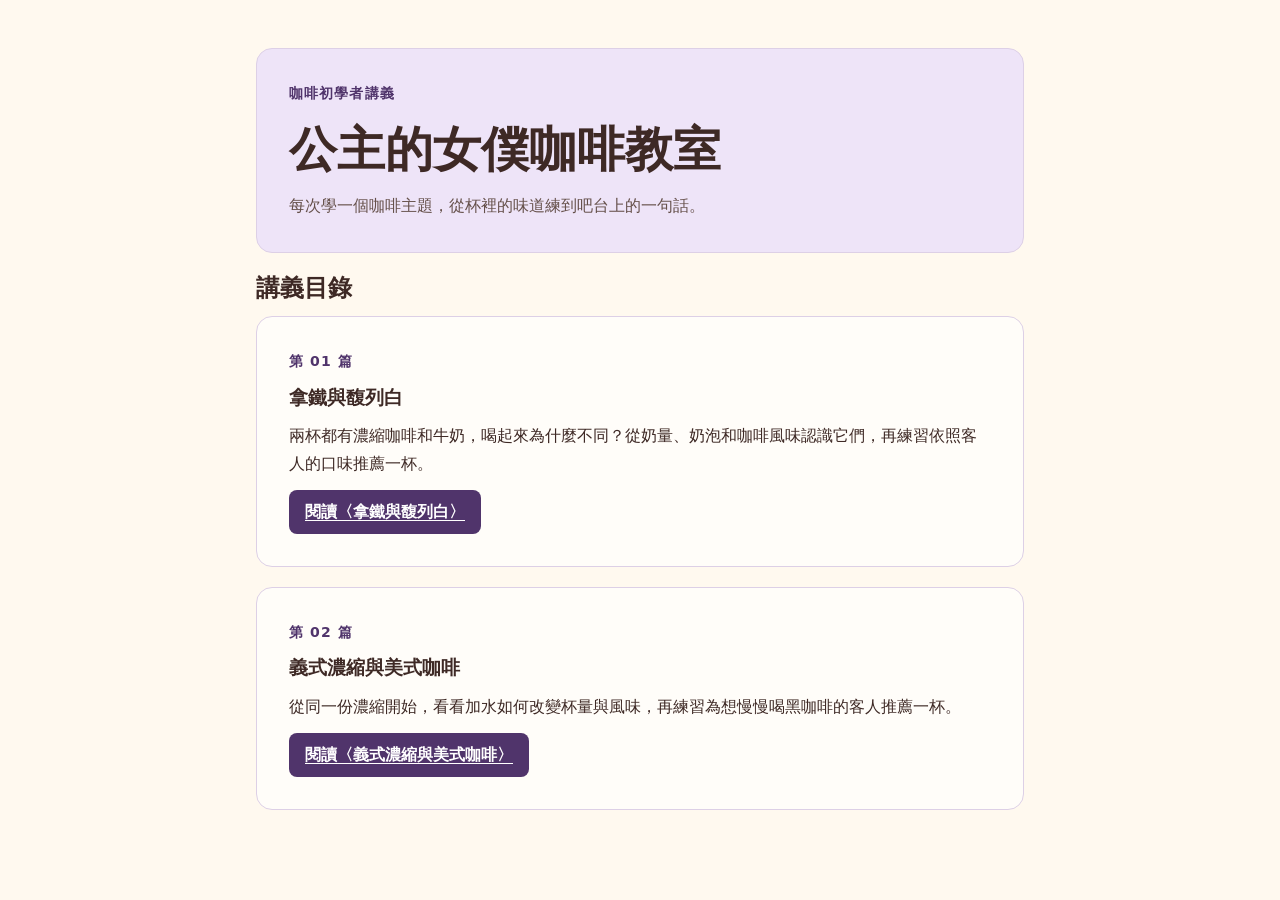
<file: index.html>
<!doctype html>
<html lang="zh-Hant">
<head>
  <meta charset="utf-8">
  <meta name="viewport" content="width=device-width, initial-scale=1">
  <title>公主的女僕咖啡教室</title>
  <link rel="stylesheet" href="assets/style.css">
</head>
<body>
  <main class="page">
    <header class="hero">
      <p class="eyebrow">咖啡初學者講義</p>
      <h1>公主的女僕咖啡教室</h1>
      <p>每次學一個咖啡主題，從杯裡的味道練到吧台上的一句話。</p>
    </header>
    <section aria-labelledby="lessons-title">
      <h2 id="lessons-title">講義目錄</h2>
      <article class="panel">
        <p class="eyebrow">第 01 篇</p>
        <h3>拿鐵與馥列白</h3>
        <p>兩杯都有濃縮咖啡和牛奶，喝起來為什麼不同？從奶量、奶泡和咖啡風味認識它們，再練習依照客人的口味推薦一杯。</p>
        <a class="action" href="lessons/latte-and-flat-white.html">閱讀〈拿鐵與馥列白〉</a>
      </article>
      <article class="panel">
        <p class="eyebrow">第 02 篇</p>
        <h3>義式濃縮與美式咖啡</h3>
        <p>從同一份濃縮開始，看看加水如何改變杯量與風味，再練習為想慢慢喝黑咖啡的客人推薦一杯。</p>
        <a class="action" href="lessons/espresso-and-americano.html">閱讀〈義式濃縮與美式咖啡〉</a>
      </article>
    </section>
  </main>
</body>
</html>
</file>
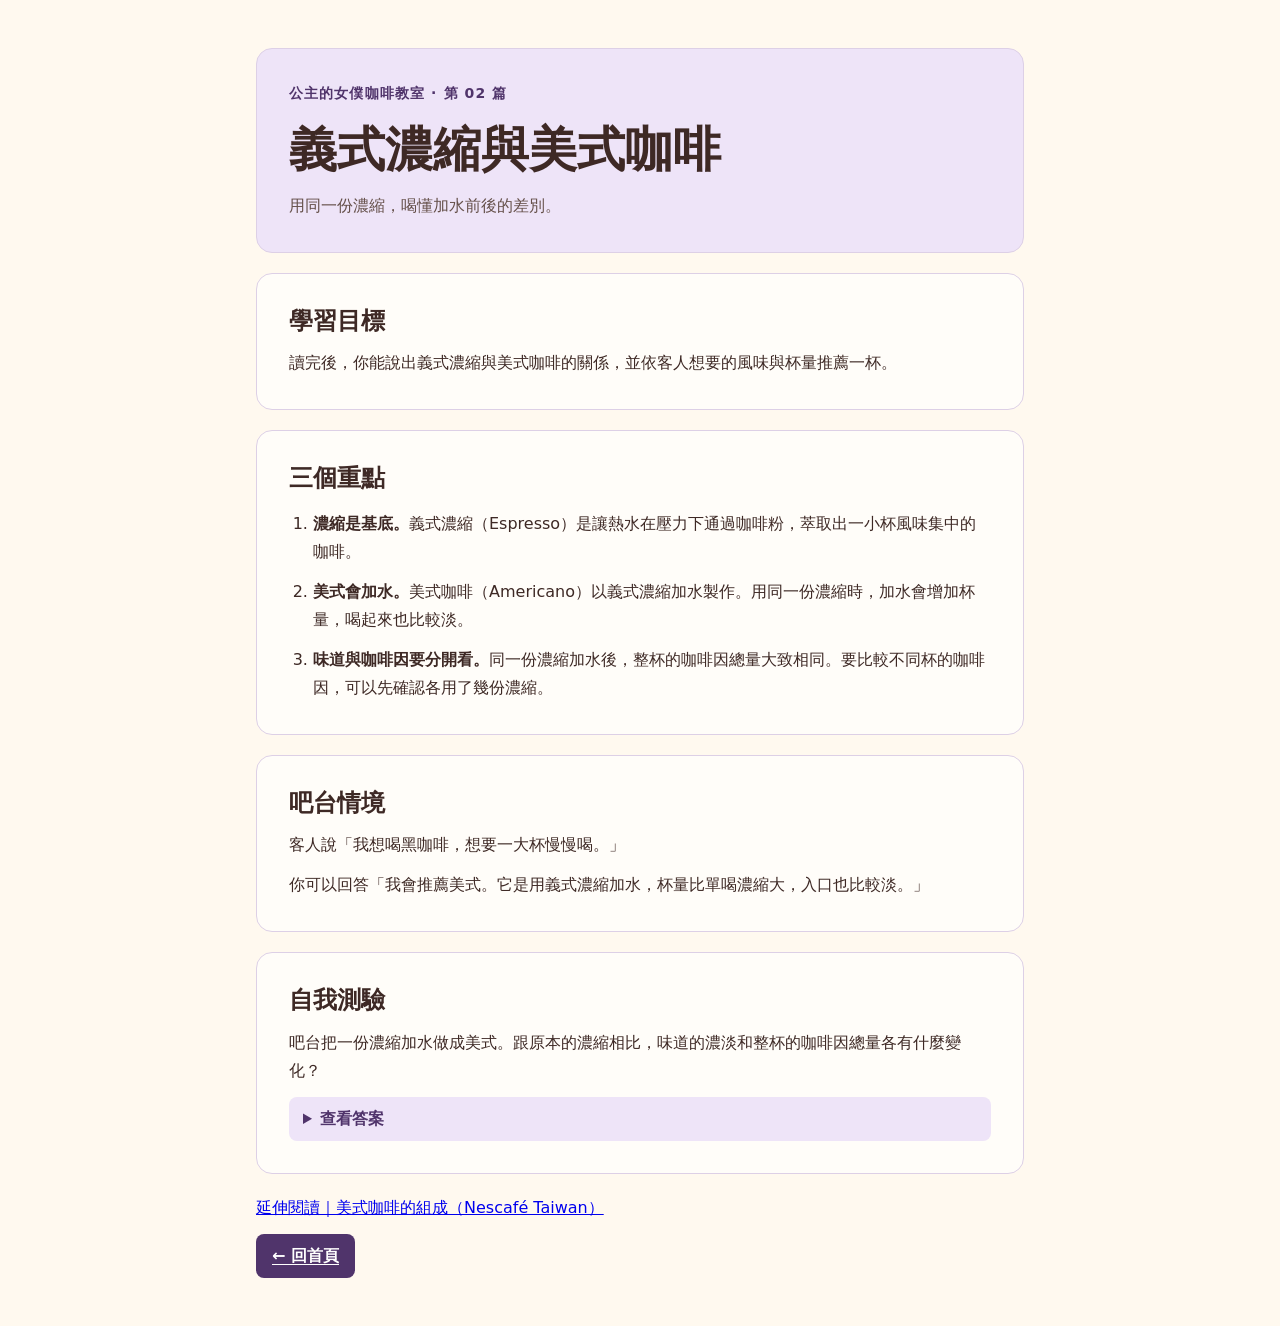
<file: lessons/espresso-and-americano.html>
<!doctype html>
<html lang="zh-Hant">
<head>
  <meta charset="utf-8">
  <meta name="viewport" content="width=device-width, initial-scale=1">
  <title>義式濃縮與美式咖啡｜公主的女僕咖啡教室</title>
  <link rel="stylesheet" href="../assets/style.css">
</head>
<body>
  <main class="page">
    <article>
      <header class="hero">
        <p class="eyebrow">公主的女僕咖啡教室 · 第 02 篇</p>
        <h1>義式濃縮與美式咖啡</h1>
        <p>用同一份濃縮，喝懂加水前後的差別。</p>
      </header>

      <section class="panel">
        <h2>學習目標</h2>
        <p>讀完後，你能說出義式濃縮與美式咖啡的關係，並依客人想要的風味與杯量推薦一杯。</p>
      </section>

      <section class="panel">
        <h2>三個重點</h2>
        <ol>
          <li><strong>濃縮是基底。</strong>義式濃縮（Espresso）是讓熱水在壓力下通過咖啡粉，萃取出一小杯風味集中的咖啡。</li>
          <li><strong>美式會加水。</strong>美式咖啡（Americano）以義式濃縮加水製作。用同一份濃縮時，加水會增加杯量，喝起來也比較淡。</li>
          <li><strong>味道與咖啡因要分開看。</strong>同一份濃縮加水後，整杯的咖啡因總量大致相同。要比較不同杯的咖啡因，可以先確認各用了幾份濃縮。</li>
        </ol>
      </section>

      <section class="panel">
        <h2>吧台情境</h2>
        <p>客人說「我想喝黑咖啡，想要一大杯慢慢喝。」</p>
        <p>你可以回答「我會推薦美式。它是用義式濃縮加水，杯量比單喝濃縮大，入口也比較淡。」</p>
      </section>

      <section class="panel">
        <h2>自我測驗</h2>
        <p>吧台把一份濃縮加水做成美式。跟原本的濃縮相比，味道的濃淡和整杯的咖啡因總量各有什麼變化？</p>
        <details>
          <summary>查看答案</summary>
          <p>美式喝起來比較淡。濃縮用量相同，只加水時，整杯的咖啡因總量大致相同。</p>
        </details>
      </section>
      <p class="source"><a href="https://www.nescafe.com/tw/coffee-culture/coffee-knowledge/americano">延伸閱讀｜美式咖啡的組成（Nescafé Taiwan）</a></p>
      <a class="action" href="../index.html">← 回首頁</a>
    </article>
  </main>
</body>
</html>
</file>
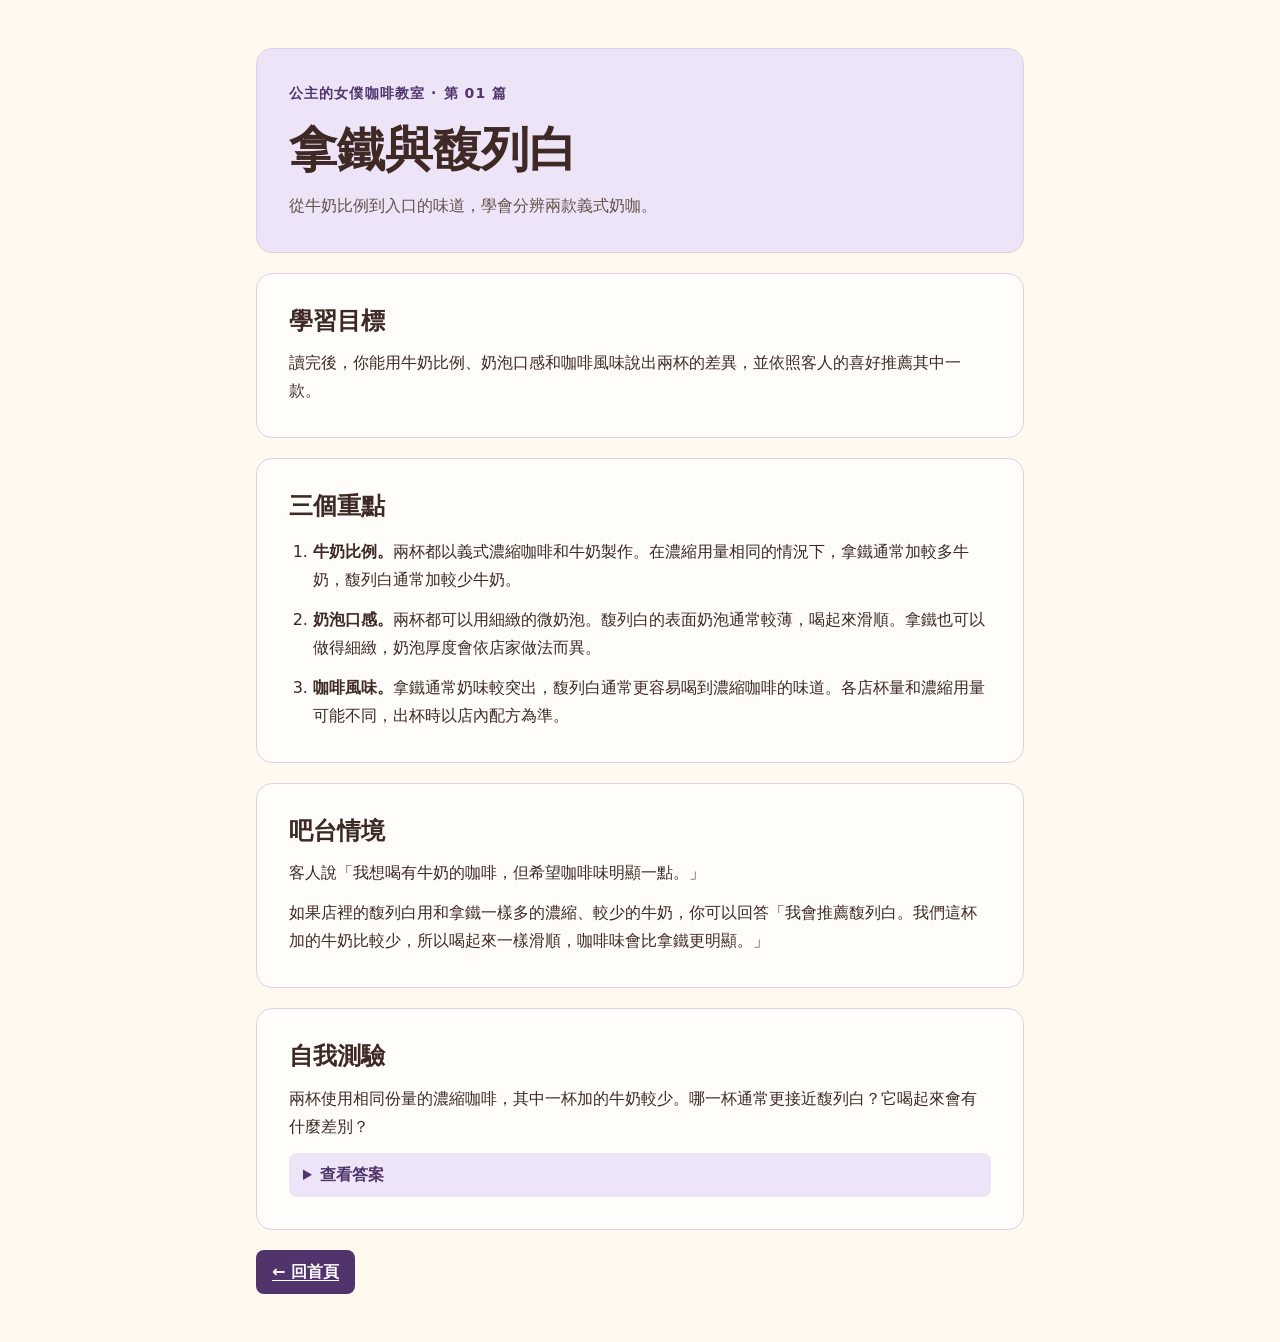
<file: lessons/latte-and-flat-white.html>
<!doctype html>
<html lang="zh-Hant">
<head>
  <meta charset="utf-8">
  <meta name="viewport" content="width=device-width, initial-scale=1">
  <title>拿鐵與馥列白｜公主的女僕咖啡教室</title>
  <link rel="stylesheet" href="../assets/style.css">
</head>
<body>
  <main class="page">
    <article>
      <header class="hero">
        <p class="eyebrow">公主的女僕咖啡教室 · 第 01 篇</p>
        <h1>拿鐵與馥列白</h1>
        <p>從牛奶比例到入口的味道，學會分辨兩款義式奶咖。</p>
      </header>

      <section class="panel">
        <h2>學習目標</h2>
        <p>讀完後，你能用牛奶比例、奶泡口感和咖啡風味說出兩杯的差異，並依照客人的喜好推薦其中一款。</p>
      </section>

      <section class="panel">
        <h2>三個重點</h2>
        <ol>
          <li><strong>牛奶比例。</strong>兩杯都以義式濃縮咖啡和牛奶製作。在濃縮用量相同的情況下，拿鐵通常加較多牛奶，馥列白通常加較少牛奶。</li>
          <li><strong>奶泡口感。</strong>兩杯都可以用細緻的微奶泡。馥列白的表面奶泡通常較薄，喝起來滑順。拿鐵也可以做得細緻，奶泡厚度會依店家做法而異。</li>
          <li><strong>咖啡風味。</strong>拿鐵通常奶味較突出，馥列白通常更容易喝到濃縮咖啡的味道。各店杯量和濃縮用量可能不同，出杯時以店內配方為準。</li>
        </ol>
      </section>

      <section class="panel">
        <h2>吧台情境</h2>
        <p>客人說「我想喝有牛奶的咖啡，但希望咖啡味明顯一點。」</p>
        <p>如果店裡的馥列白用和拿鐵一樣多的濃縮、較少的牛奶，你可以回答「我會推薦馥列白。我們這杯加的牛奶比較少，所以喝起來一樣滑順，咖啡味會比拿鐵更明顯。」</p>
      </section>

      <section class="panel">
        <h2>自我測驗</h2>
        <p>兩杯使用相同份量的濃縮咖啡，其中一杯加的牛奶較少。哪一杯通常更接近馥列白？它喝起來會有什麼差別？</p>
        <details>
          <summary>查看答案</summary>
          <p>加較少牛奶的那一杯通常更接近馥列白。因為牛奶占的比例較低，咖啡味會更容易喝出來。</p>
        </details>
      </section>
      <a class="action" href="../index.html">← 回首頁</a>
    </article>
  </main>
</body>
</html>
</file>
<file: assets/style.css>
:root {
  color-scheme: light;
  --cream: #fff9ef;
  --brown: #3e2925;
  --muted: #65504a;
  --lavender: #eee4f8;
  --purple: #50346b;
  --border: #ddd0e6;
}

* { box-sizing: border-box; }

body {
  margin: 0;
  background: var(--cream);
  color: var(--brown);
  font: 1rem/1.75 system-ui, "Noto Sans TC", sans-serif;
}

.page {
  width: min(100% - 2rem, 48rem);
  margin-inline: auto;
  padding-block: clamp(1rem, 5vw, 3rem) 3rem;
}

.hero,
.panel {
  padding: clamp(1rem, 4vw, 2rem);
  margin-block-end: 1.25rem;
  border: 1px solid var(--border);
  border-radius: 1rem;
}

.hero { background: var(--lavender); }
.panel { background: #fffdf9; }

h1, h2, h3 { line-height: 1.3; }
h1 { margin: 0; font-size: clamp(1.9rem, 5vw, 3rem); }
h2, h3 { margin: 0 0 .75rem; }
p { margin: .75rem 0; }
.hero > :last-child, .panel > :last-child { margin-bottom: 0; }

.eyebrow {
  margin-top: 0;
  color: var(--purple);
  font-size: .875rem;
  font-weight: 700;
  letter-spacing: .08em;
}

.hero > p:last-child { color: var(--muted); }

ol { padding-inline-start: 1.5rem; }
li + li { margin-top: .75rem; }

.action,
summary {
  font-weight: 700;
  min-height: 44px;
}

.action {
  display: inline-flex;
  align-items: center;
  padding: .45rem 1rem;
  background: var(--purple);
  border-radius: .5rem;
  color: white;
  text-underline-offset: .2em;
}

details {
  background: var(--lavender);
  border-radius: .5rem;
  padding-inline: .875rem;
}

summary {
  padding-block: .5rem;
  color: var(--purple);
  cursor: pointer;
}

details p { margin: 0; padding-bottom: .75rem; }

:focus-visible { outline: 3px solid var(--purple); outline-offset: 4px; }
</file>
